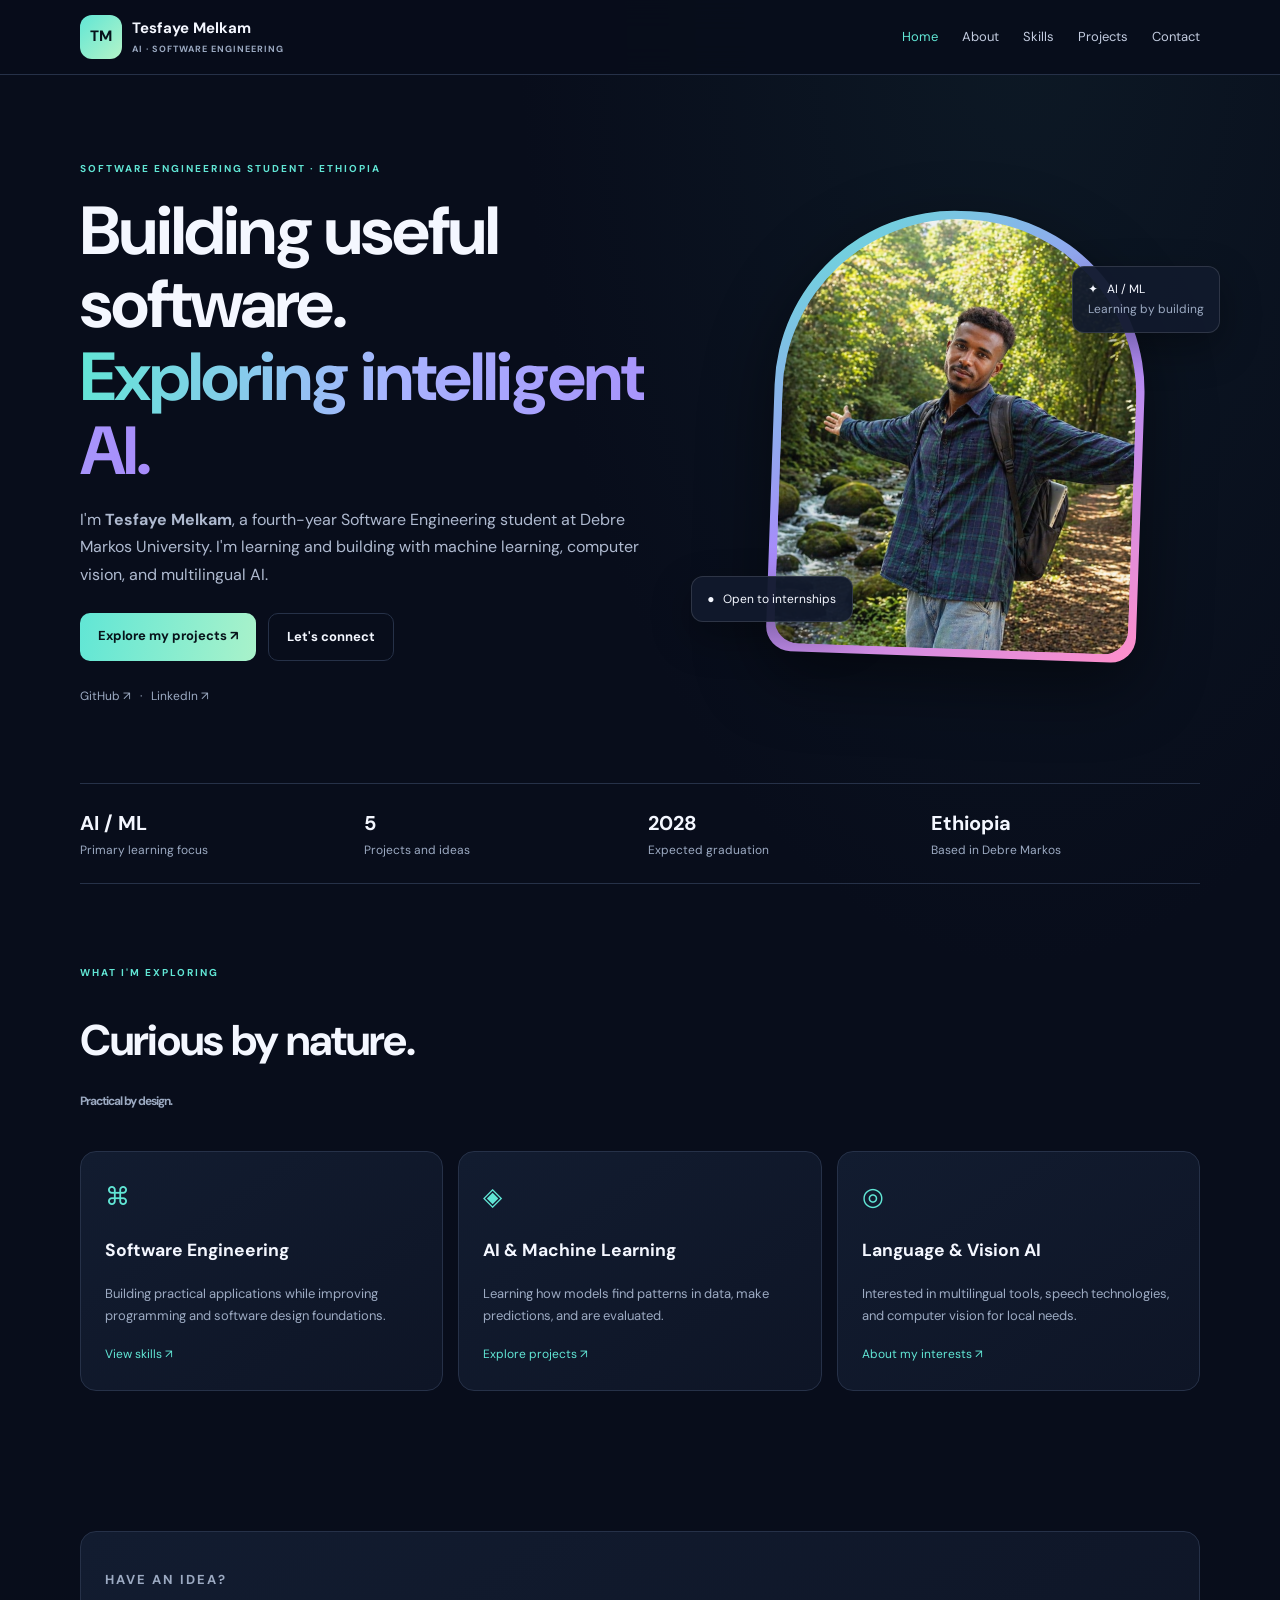
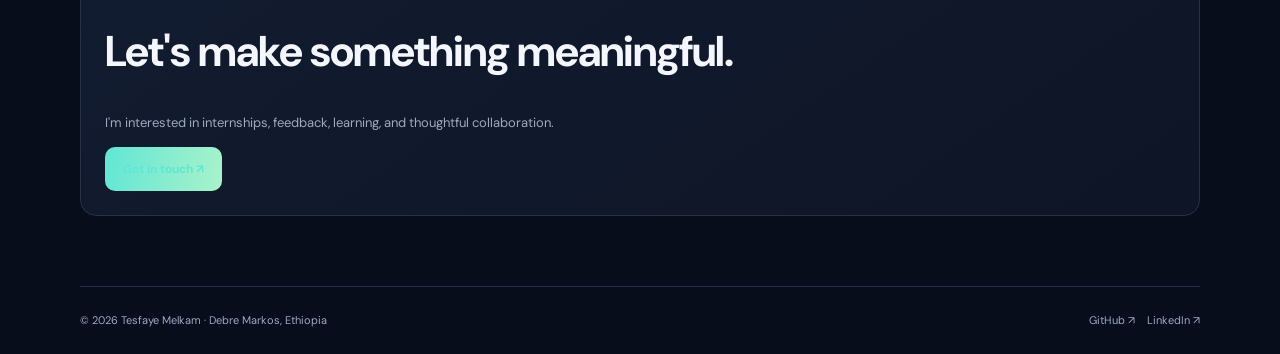
<file: index.html>
<!doctype html><html lang="en"><head><meta charset="utf-8"><meta name="viewport" content="width=device-width,initial-scale=1"><meta name="description" content="Tesfaye Melkam — Software Engineering student exploring AI and machine learning."><title>Home | Tesfaye Melkam — Portfolio</title><link rel="preconnect" href="https://fonts.googleapis.com"><link href="https://fonts.googleapis.com/css2?family=DM+Sans:wght@400;500;600;700&family=Space+Grotesk:wght@400;500;600;700&display=swap" rel="stylesheet"><link rel="stylesheet" href="styles.css"><script defer src="script.js"></script></head><body><header class="top"><a class="brand" href="index.html"><span class="logo">TM</span><span>Tesfaye Melkam<small style="display:block;color:#9caac2;font-size:9px;letter-spacing:1px">AI · SOFTWARE ENGINEERING</small></span></a><button class="menu" aria-label="Toggle menu">☰</button><nav class="nav"><a class="active" href="index.html">Home</a><a class="" href="about.html">About</a><a class="" href="skills.html">Skills</a><a class="" href="projects.html">Projects</a><a class="" href="contact.html">Contact</a></nav></header><main class="wrap"><section class="hero"><div><p class="eyebrow">SOFTWARE ENGINEERING STUDENT · ETHIOPIA</p><h1>Building useful software.<br><span class="grad">Exploring intelligent AI.</span></h1><p class="lead">I'm <b>Tesfaye Melkam</b>, a fourth-year Software Engineering student at Debre Markos University. I'm learning and building with machine learning, computer vision, and multilingual AI.</p><div class="actions"><a class="btn primary" href="projects.html">Explore my projects ↗</a><a class="btn secondary" href="contact.html">Let's connect</a></div><p class="muted" style="margin-top:25px"><a href="https://github.com/TesfayeMelkam">GitHub ↗</a> &nbsp; · &nbsp; <a href="https://www.linkedin.com/in/tesfaye-melkam">LinkedIn ↗</a></p></div><div style="position:relative"><div class="portrait-wrap"><img src="assets/tesfaye-portrait.png" alt="Portrait of Tesfaye Melkam outdoors"></div><div class="float one">✦ &nbsp; AI / ML<br><span class="muted">Learning by building</span></div><div class="float two">● &nbsp; Open to internships</div></div></section><div class="stats"><div><strong>AI / ML</strong><span>Primary learning focus</span></div><div><strong>5</strong><span>Projects and ideas</span></div><div><strong>2028</strong><span>Expected graduation</span></div><div><strong>Ethiopia</strong><span>Based in Debre Markos</span></div></div><section class="section"><p class="eyebrow">WHAT I'M EXPLORING</p><h2>Curious by nature.<br><span class="muted">Practical by design.</span></h2><div class="cards"><article class="card"><div class="icon">⌘</div><h3>Software Engineering</h3><p>Building practical applications while improving programming and software design foundations.</p><a href="skills.html">View skills ↗</a></article><article class="card"><div class="icon">◈</div><h3>AI & Machine Learning</h3><p>Learning how models find patterns in data, make predictions, and are evaluated.</p><a href="projects.html">Explore projects ↗</a></article><article class="card"><div class="icon">◎</div><h3>Language & Vision AI</h3><p>Interested in multilingual tools, speech technologies, and computer vision for local needs.</p><a href="about.html">About my interests ↗</a></article></div></section><section class="section"><div class="card"><p class="eyebrow">HAVE AN IDEA?</p><h2>Let's make something meaningful.</h2><p class="muted">I'm interested in internships, feedback, learning, and thoughtful collaboration.</p><a class="btn primary" href="contact.html">Get in touch ↗</a></div></section></main><footer class="footer wrap"><span>© <span data-year></span> Tesfaye Melkam · Debre Markos, Ethiopia</span><span><a href="https://github.com/TesfayeMelkam" target="_blank">GitHub ↗</a><a href="https://www.linkedin.com/in/tesfaye-melkam" target="_blank">LinkedIn ↗</a></span></footer></body></html>
</file>
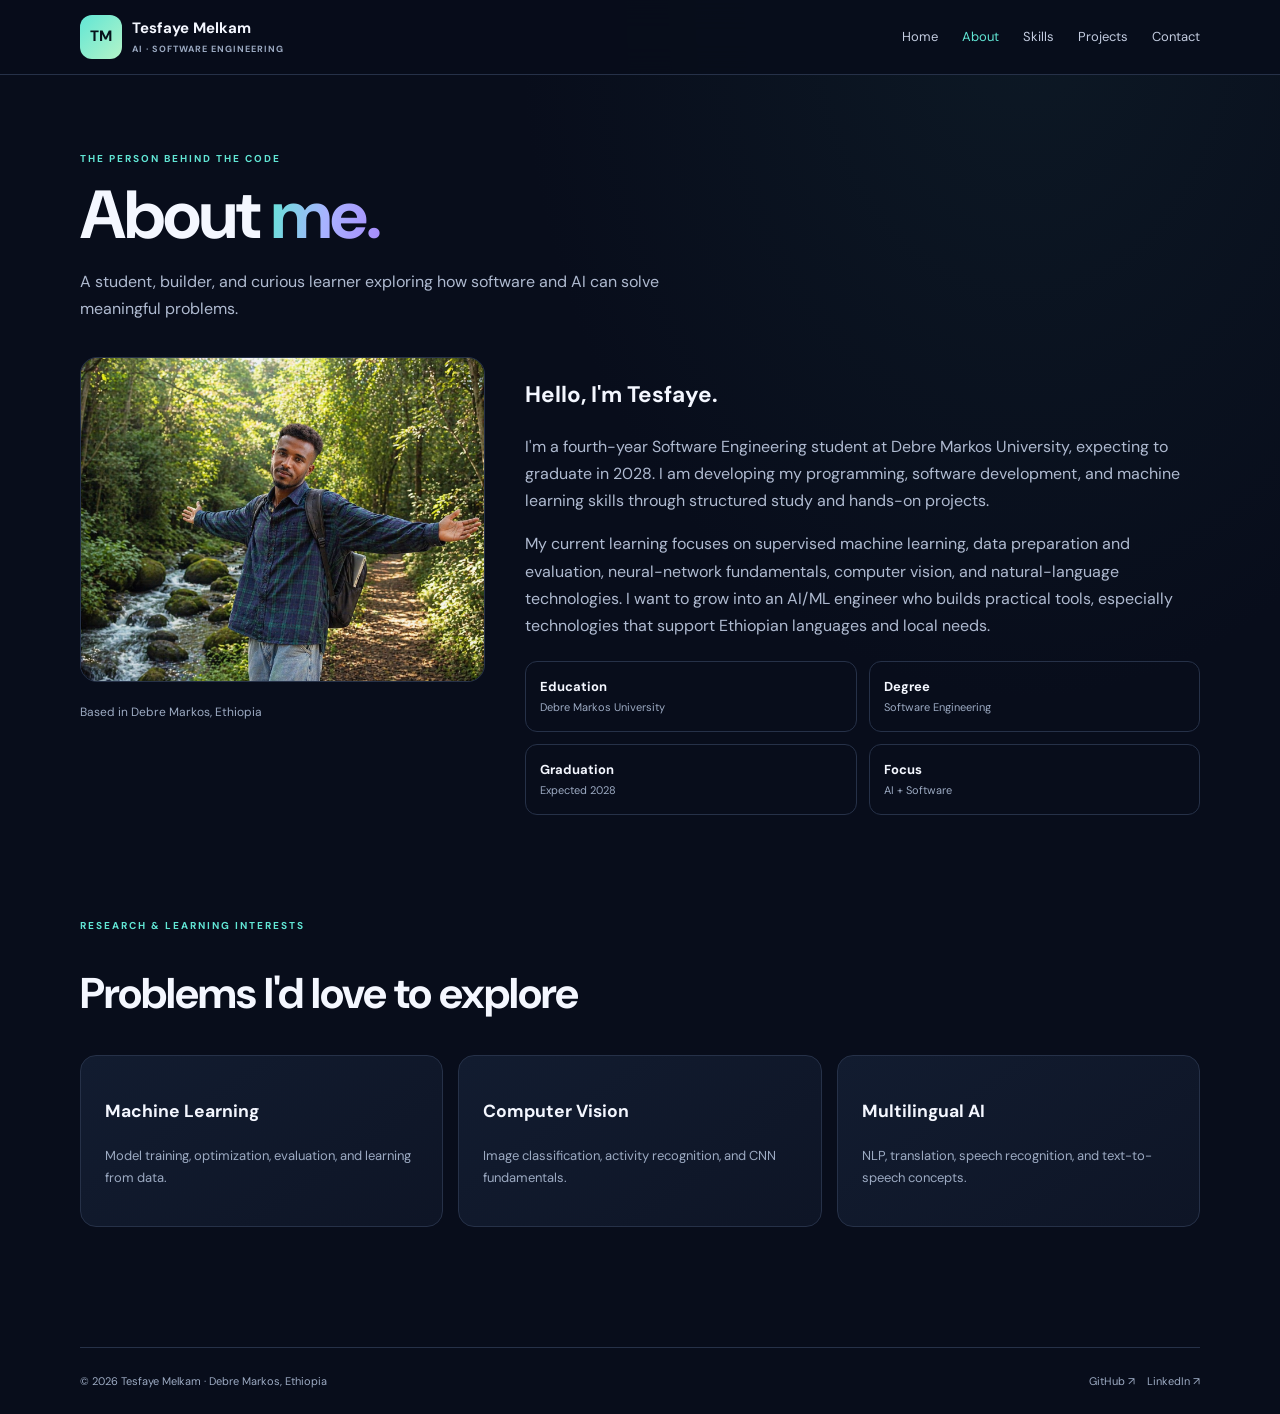
<file: about.html>
<!doctype html><html lang="en"><head><meta charset="utf-8"><meta name="viewport" content="width=device-width,initial-scale=1"><meta name="description" content="Tesfaye Melkam — Software Engineering student exploring AI and machine learning."><title>About | Tesfaye Melkam — Portfolio</title><link rel="preconnect" href="https://fonts.googleapis.com"><link href="https://fonts.googleapis.com/css2?family=DM+Sans:wght@400;500;600;700&family=Space+Grotesk:wght@400;500;600;700&display=swap" rel="stylesheet"><link rel="stylesheet" href="styles.css"><script defer src="script.js"></script></head><body><header class="top"><a class="brand" href="index.html"><span class="logo">TM</span><span>Tesfaye Melkam<small style="display:block;color:#9caac2;font-size:9px;letter-spacing:1px">AI · SOFTWARE ENGINEERING</small></span></a><button class="menu" aria-label="Toggle menu">☰</button><nav class="nav"><a class="" href="index.html">Home</a><a class="active" href="about.html">About</a><a class="" href="skills.html">Skills</a><a class="" href="projects.html">Projects</a><a class="" href="contact.html">Contact</a></nav></header><main class="wrap"><section class="page"><div class="page-intro"><p class="eyebrow">THE PERSON BEHIND THE CODE</p><h1 class="page-title">About <span class="grad">me.</span></h1><p class="lead">A student, builder, and curious learner exploring how software and AI can solve meaningful problems.</p></div><div class="aboutgrid"><div><img class="aboutimg" src="assets/tesfaye-portrait.png" alt="Tesfaye Melkam portrait"><p class="muted">Based in Debre Markos, Ethiopia</p></div><div><h2>Hello, I'm Tesfaye.</h2><p class="lead">I'm a fourth-year Software Engineering student at Debre Markos University, expecting to graduate in 2028. I am developing my programming, software development, and machine learning skills through structured study and hands-on projects.</p><p class="lead">My current learning focuses on supervised machine learning, data preparation and evaluation, neural-network fundamentals, computer vision, and natural-language technologies. I want to grow into an AI/ML engineer who builds practical tools, especially technologies that support Ethiopian languages and local needs.</p><div class="facts"><div class="fact"><b>Education</b><span>Debre Markos University</span></div><div class="fact"><b>Degree</b><span>Software Engineering</span></div><div class="fact"><b>Graduation</b><span>Expected 2028</span></div><div class="fact"><b>Focus</b><span>AI + Software</span></div></div></div></div><section class="section"><p class="eyebrow">RESEARCH & LEARNING INTERESTS</p><h2>Problems I'd love to explore</h2><div class="cards"><article class="card"><h3>Machine Learning</h3><p>Model training, optimization, evaluation, and learning from data.</p></article><article class="card"><h3>Computer Vision</h3><p>Image classification, activity recognition, and CNN fundamentals.</p></article><article class="card"><h3>Multilingual AI</h3><p>NLP, translation, speech recognition, and text-to-speech concepts.</p></article></div></section></section></main><footer class="footer wrap"><span>© <span data-year></span> Tesfaye Melkam · Debre Markos, Ethiopia</span><span><a href="https://github.com/TesfayeMelkam" target="_blank">GitHub ↗</a><a href="https://www.linkedin.com/in/tesfaye-melkam" target="_blank">LinkedIn ↗</a></span></footer></body></html>
</file>
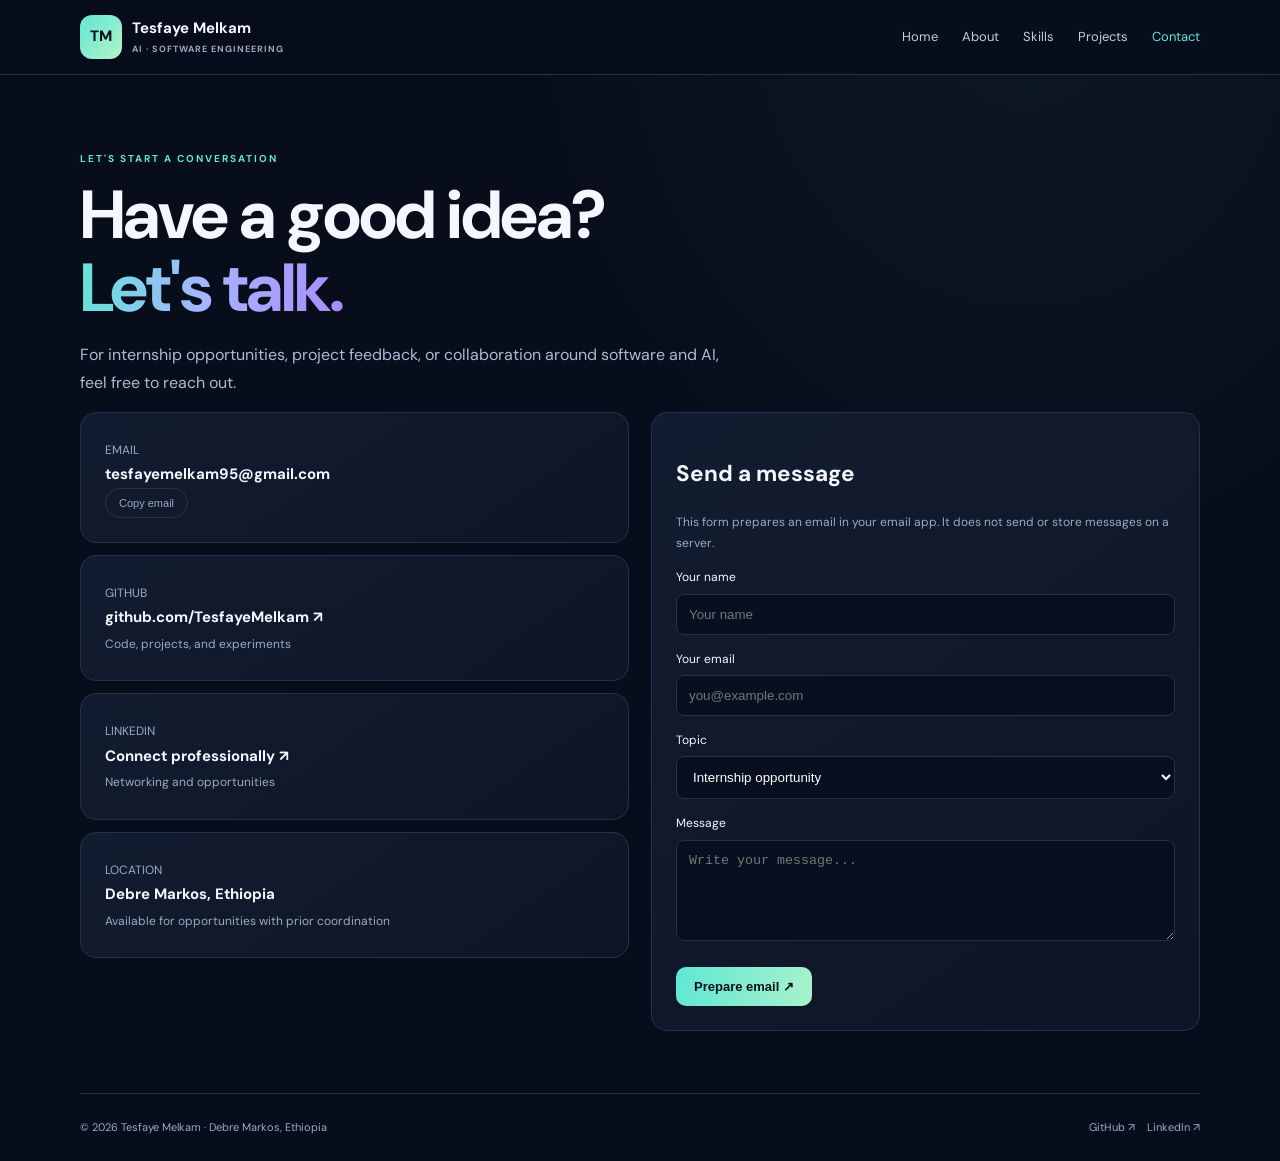
<file: contact.html>
<!doctype html><html lang="en"><head><meta charset="utf-8"><meta name="viewport" content="width=device-width,initial-scale=1"><meta name="description" content="Tesfaye Melkam — Software Engineering student exploring AI and machine learning."><title>Contact | Tesfaye Melkam — Portfolio</title><link rel="preconnect" href="https://fonts.googleapis.com"><link href="https://fonts.googleapis.com/css2?family=DM+Sans:wght@400;500;600;700&family=Space+Grotesk:wght@400;500;600;700&display=swap" rel="stylesheet"><link rel="stylesheet" href="styles.css"><script defer src="script.js"></script></head><body><header class="top"><a class="brand" href="index.html"><span class="logo">TM</span><span>Tesfaye Melkam<small style="display:block;color:#9caac2;font-size:9px;letter-spacing:1px">AI · SOFTWARE ENGINEERING</small></span></a><button class="menu" aria-label="Toggle menu">☰</button><nav class="nav"><a class="" href="index.html">Home</a><a class="" href="about.html">About</a><a class="" href="skills.html">Skills</a><a class="" href="projects.html">Projects</a><a class="active" href="contact.html">Contact</a></nav></header><main class="wrap"><section class="page"><p class="eyebrow">LET'S START A CONVERSATION</p><h1 class="page-title">Have a good idea?<br><span class="grad">Let's talk.</span></h1><p class="lead">For internship opportunities, project feedback, or collaboration around software and AI, feel free to reach out.</p><div class="contactgrid"><div><div class="contactbox"><span>EMAIL</span><b><a href="mailto:tesfayemelkam95@gmail.com">tesfayemelkam95@gmail.com</a></b><button class="filter" data-copy="tesfayemelkam95@gmail.com">Copy email</button></div><a class="contactbox" style="display:block" href="https://github.com/TesfayeMelkam" target="_blank"><span>GITHUB</span><b>github.com/TesfayeMelkam ↗</b><span>Code, projects, and experiments</span></a><a class="contactbox" style="display:block" href="https://www.linkedin.com/in/tesfaye-melkam" target="_blank"><span>LINKEDIN</span><b>Connect professionally ↗</b><span>Networking and opportunities</span></a><div class="contactbox"><span>LOCATION</span><b>Debre Markos, Ethiopia</b><span>Available for opportunities with prior coordination</span></div></div><form class="contactbox form" id="contact-form"><h2>Send a message</h2><p class="muted">This form prepares an email in your email app. It does not send or store messages on a server.</p><label for="name">Your name</label><input id="name" name="name" required placeholder="Your name"><label for="email">Your email</label><input id="email" name="email" type="email" required placeholder="you@example.com"><label for="topic">Topic</label><select id="topic" name="topic"><option>Internship opportunity</option><option>Project collaboration</option><option>Portfolio feedback</option><option>Other</option></select><label for="message">Message</label><textarea id="message" name="message" rows="5" required placeholder="Write your message..."></textarea><button class="btn primary" type="submit">Prepare email ↗</button></form></div></section></main><footer class="footer wrap"><span>© <span data-year></span> Tesfaye Melkam · Debre Markos, Ethiopia</span><span><a href="https://github.com/TesfayeMelkam" target="_blank">GitHub ↗</a><a href="https://www.linkedin.com/in/tesfaye-melkam" target="_blank">LinkedIn ↗</a></span></footer></body></html>
</file>
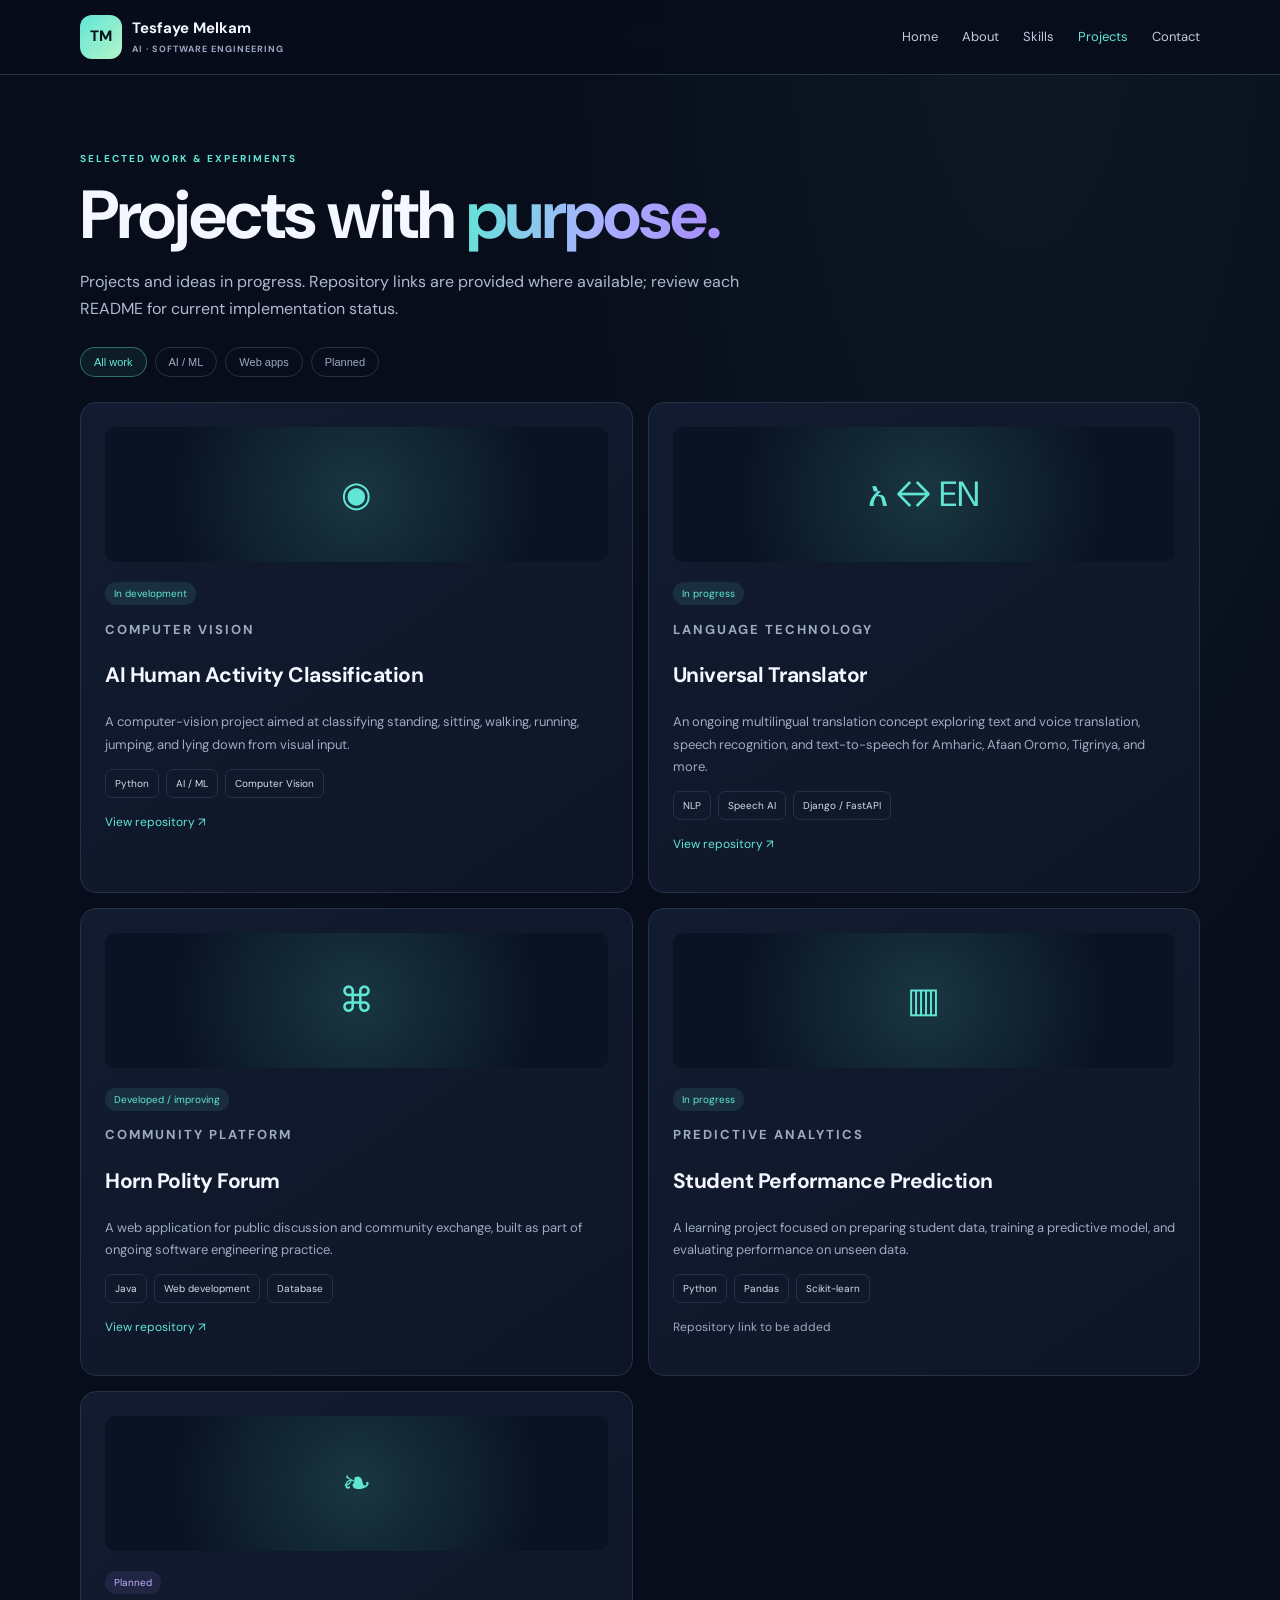
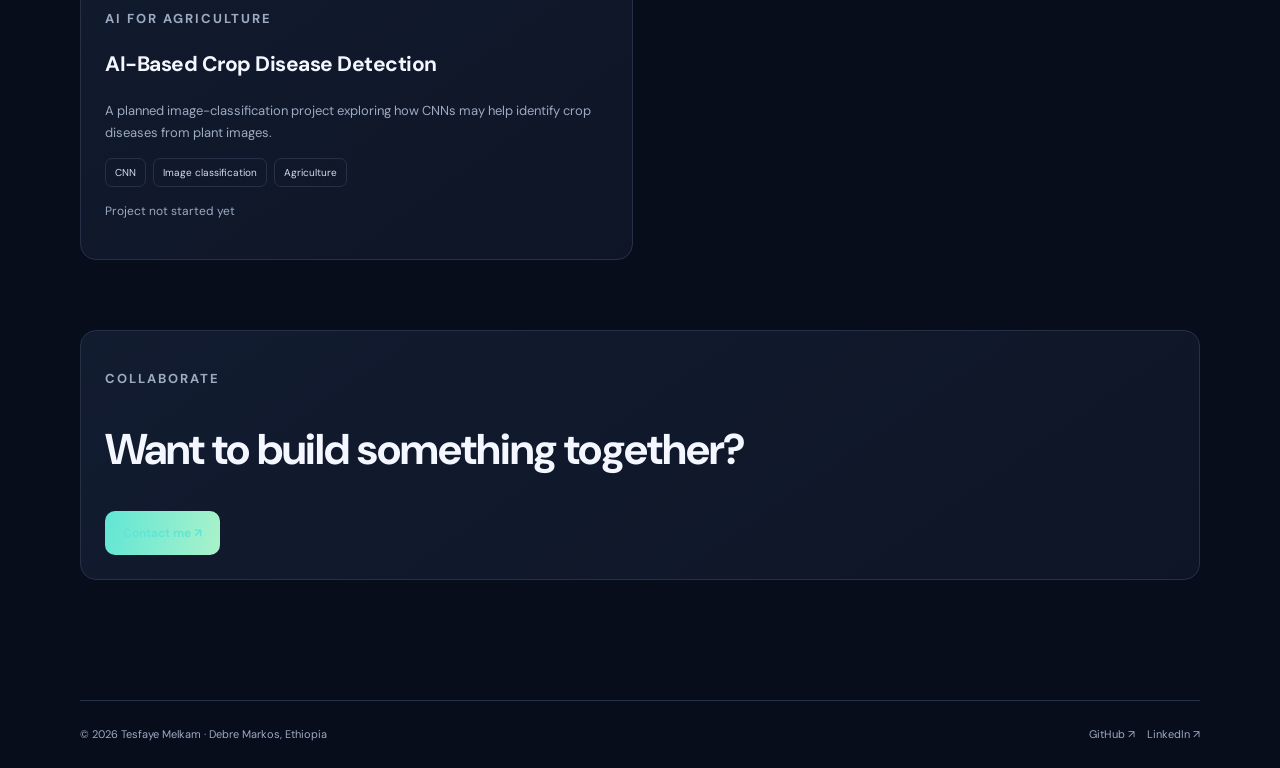
<file: projects.html>
<!doctype html><html lang="en"><head><meta charset="utf-8"><meta name="viewport" content="width=device-width,initial-scale=1"><meta name="description" content="Tesfaye Melkam — Software Engineering student exploring AI and machine learning."><title>Projects | Tesfaye Melkam — Portfolio</title><link rel="preconnect" href="https://fonts.googleapis.com"><link href="https://fonts.googleapis.com/css2?family=DM+Sans:wght@400;500;600;700&family=Space+Grotesk:wght@400;500;600;700&display=swap" rel="stylesheet"><link rel="stylesheet" href="styles.css"><script defer src="script.js"></script></head><body><header class="top"><a class="brand" href="index.html"><span class="logo">TM</span><span>Tesfaye Melkam<small style="display:block;color:#9caac2;font-size:9px;letter-spacing:1px">AI · SOFTWARE ENGINEERING</small></span></a><button class="menu" aria-label="Toggle menu">☰</button><nav class="nav"><a class="" href="index.html">Home</a><a class="" href="about.html">About</a><a class="" href="skills.html">Skills</a><a class="active" href="projects.html">Projects</a><a class="" href="contact.html">Contact</a></nav></header><main class="wrap"><section class="page"><p class="eyebrow">SELECTED WORK & EXPERIMENTS</p><h1 class="page-title">Projects with <span class="grad">purpose.</span></h1><p class="lead">Projects and ideas in progress. Repository links are provided where available; review each README for current implementation status.</p><div class="toolbar"><button class="filter active" data-filter="all">All work</button><button class="filter" data-filter="ai">AI / ML</button><button class="filter" data-filter="web">Web apps</button><button class="filter" data-filter="planned">Planned</button></div><div class="projectgrid"><article class="project" data-category="ai"><div class="project-art">◉</div><span class="status ">In development</span><p class="eyebrow" style="margin-top:13px">COMPUTER VISION</p><h2>AI Human Activity Classification</h2><p>A computer-vision project aimed at classifying standing, sitting, walking, running, jumping, and lying down from visual input.</p><div class="chips"><span>Python</span><span>AI / ML</span><span>Computer Vision</span></div><p><a class="link" href="https://github.com/TesfayeMelkam/human-activity-ai" target="_blank" rel="noreferrer">View repository ↗</a></p></article><article class="project" data-category="ai"><div class="project-art">አ ↔ EN</div><span class="status ">In progress</span><p class="eyebrow" style="margin-top:13px">LANGUAGE TECHNOLOGY</p><h2>Universal Translator</h2><p>An ongoing multilingual translation concept exploring text and voice translation, speech recognition, and text-to-speech for Amharic, Afaan Oromo, Tigrinya, and more.</p><div class="chips"><span>NLP</span><span>Speech AI</span><span>Django / FastAPI</span></div><p><a class="link" href="https://github.com/TesfayeMelkam/universal-translator" target="_blank" rel="noreferrer">View repository ↗</a></p></article><article class="project" data-category="web"><div class="project-art">⌘</div><span class="status ">Developed / improving</span><p class="eyebrow" style="margin-top:13px">COMMUNITY PLATFORM</p><h2>Horn Polity Forum</h2><p>A web application for public discussion and community exchange, built as part of ongoing software engineering practice.</p><div class="chips"><span>Java</span><span>Web development</span><span>Database</span></div><p><a class="link" href="https://github.com/TesfayeMelkam/horn_polity_forum_v4" target="_blank" rel="noreferrer">View repository ↗</a></p></article><article class="project" data-category="ai"><div class="project-art">▥</div><span class="status ">In progress</span><p class="eyebrow" style="margin-top:13px">PREDICTIVE ANALYTICS</p><h2>Student Performance Prediction</h2><p>A learning project focused on preparing student data, training a predictive model, and evaluating performance on unseen data.</p><div class="chips"><span>Python</span><span>Pandas</span><span>Scikit-learn</span></div><p><span class="muted">Repository link to be added</span></p></article><article class="project" data-category="planned"><div class="project-art">❧</div><span class="status planned">Planned</span><p class="eyebrow" style="margin-top:13px">AI FOR AGRICULTURE</p><h2>AI-Based Crop Disease Detection</h2><p>A planned image-classification project exploring how CNNs may help identify crop diseases from plant images.</p><div class="chips"><span>CNN</span><span>Image classification</span><span>Agriculture</span></div><p><span class="muted">Project not started yet</span></p></article></div><section class="section"><div class="card"><p class="eyebrow">COLLABORATE</p><h2>Want to build something together?</h2><a class="btn primary" href="contact.html">Contact me ↗</a></div></section></section></main><footer class="footer wrap"><span>© <span data-year></span> Tesfaye Melkam · Debre Markos, Ethiopia</span><span><a href="https://github.com/TesfayeMelkam" target="_blank">GitHub ↗</a><a href="https://www.linkedin.com/in/tesfaye-melkam" target="_blank">LinkedIn ↗</a></span></footer></body></html>
</file>
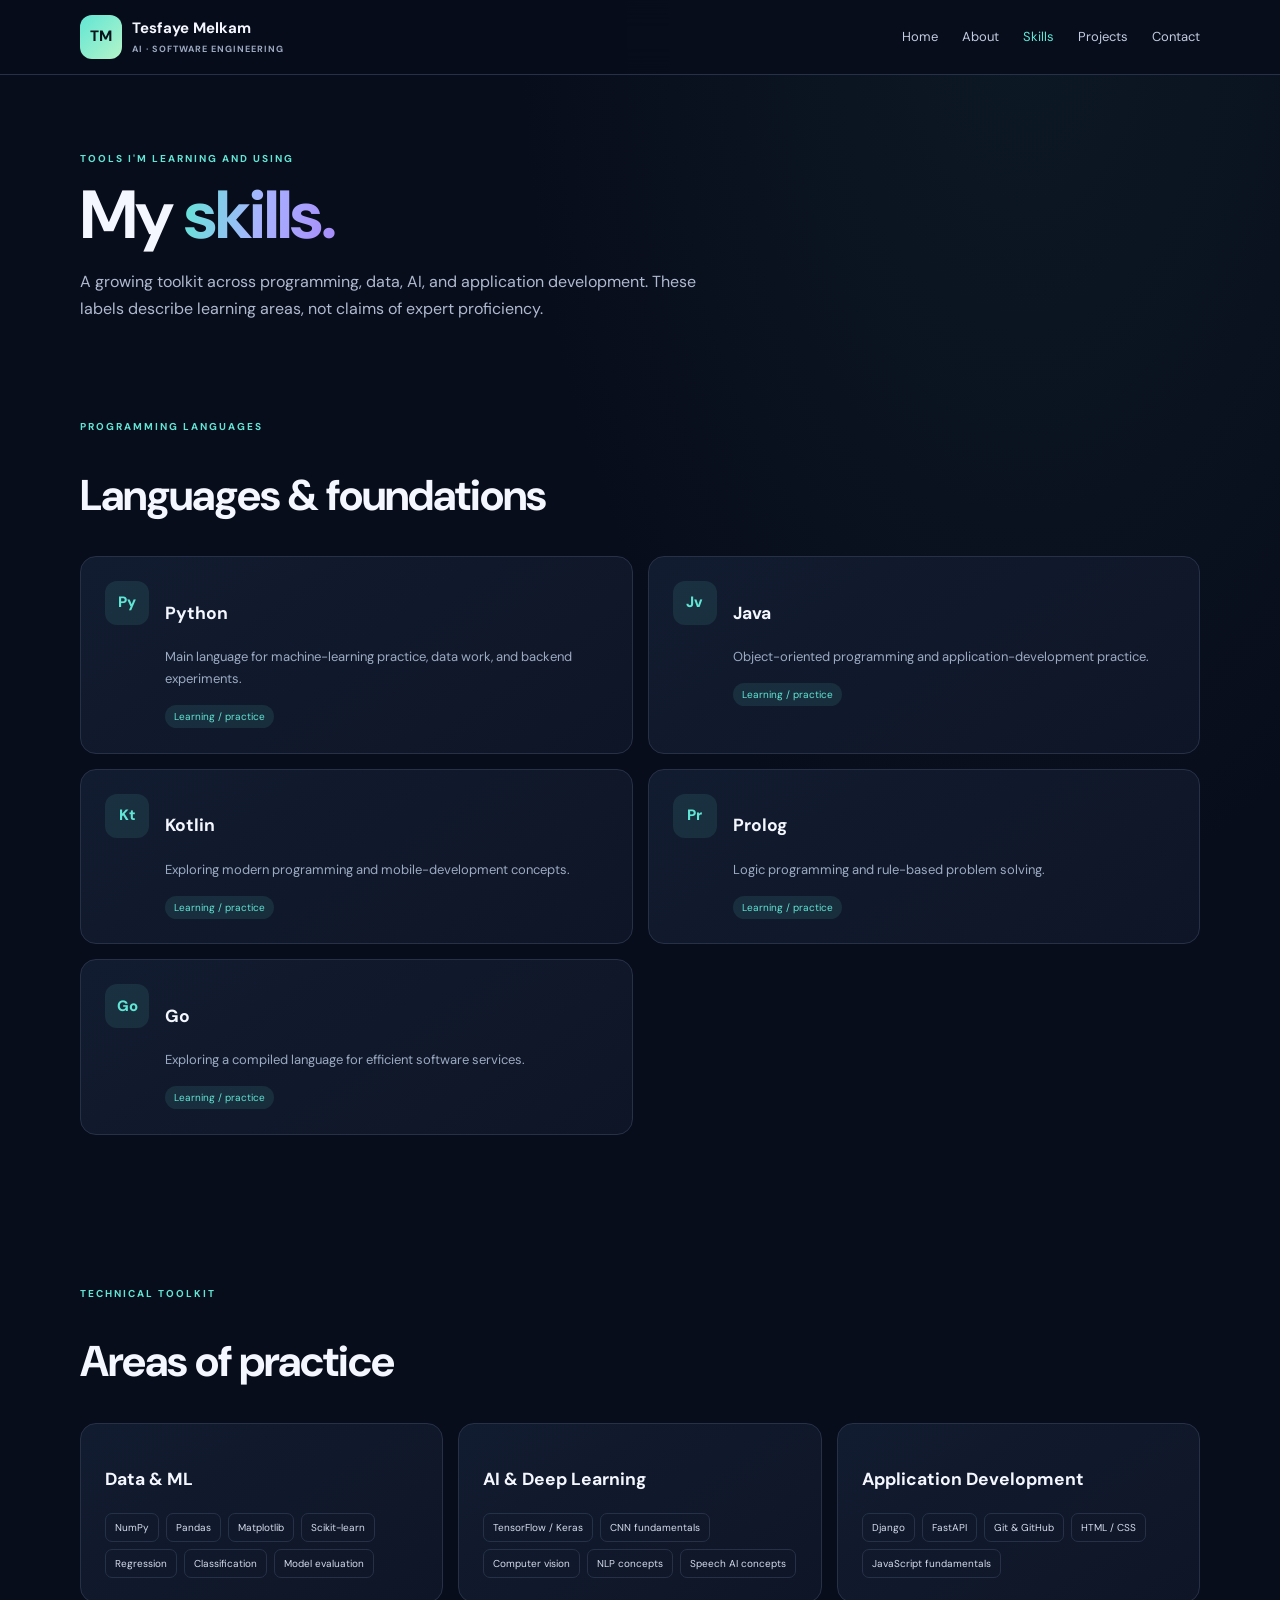
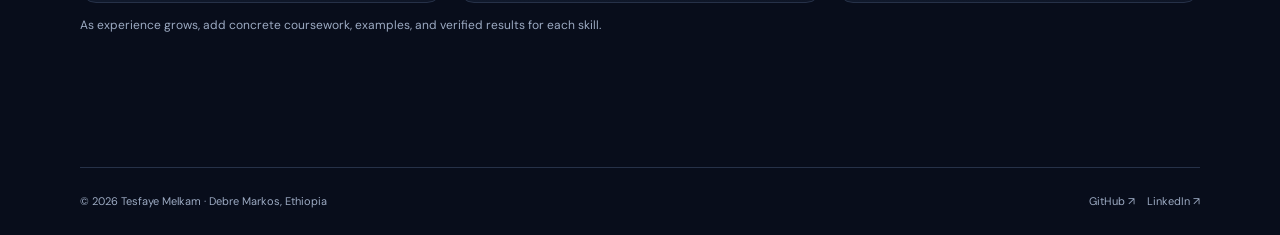
<file: skills.html>
<!doctype html><html lang="en"><head><meta charset="utf-8"><meta name="viewport" content="width=device-width,initial-scale=1"><meta name="description" content="Tesfaye Melkam — Software Engineering student exploring AI and machine learning."><title>Skills | Tesfaye Melkam — Portfolio</title><link rel="preconnect" href="https://fonts.googleapis.com"><link href="https://fonts.googleapis.com/css2?family=DM+Sans:wght@400;500;600;700&family=Space+Grotesk:wght@400;500;600;700&display=swap" rel="stylesheet"><link rel="stylesheet" href="styles.css"><script defer src="script.js"></script></head><body><header class="top"><a class="brand" href="index.html"><span class="logo">TM</span><span>Tesfaye Melkam<small style="display:block;color:#9caac2;font-size:9px;letter-spacing:1px">AI · SOFTWARE ENGINEERING</small></span></a><button class="menu" aria-label="Toggle menu">☰</button><nav class="nav"><a class="" href="index.html">Home</a><a class="" href="about.html">About</a><a class="active" href="skills.html">Skills</a><a class="" href="projects.html">Projects</a><a class="" href="contact.html">Contact</a></nav></header><main class="wrap"><section class="page"><p class="eyebrow">TOOLS I'M LEARNING AND USING</p><h1 class="page-title">My <span class="grad">skills.</span></h1><p class="lead">A growing toolkit across programming, data, AI, and application development. These labels describe learning areas, not claims of expert proficiency.</p><section class="section"><p class="eyebrow">PROGRAMMING LANGUAGES</p><h2>Languages & foundations</h2><div class="skillgrid"><article class="skill"><span class="badge">Py</span><div><h3>Python</h3><p>Main language for machine-learning practice, data work, and backend experiments.</p><span class="status">Learning / practice</span></div></article><article class="skill"><span class="badge">Jv</span><div><h3>Java</h3><p>Object-oriented programming and application-development practice.</p><span class="status">Learning / practice</span></div></article><article class="skill"><span class="badge">Kt</span><div><h3>Kotlin</h3><p>Exploring modern programming and mobile-development concepts.</p><span class="status">Learning / practice</span></div></article><article class="skill"><span class="badge">Pr</span><div><h3>Prolog</h3><p>Logic programming and rule-based problem solving.</p><span class="status">Learning / practice</span></div></article><article class="skill"><span class="badge">Go</span><div><h3>Go</h3><p>Exploring a compiled language for efficient software services.</p><span class="status">Learning / practice</span></div></article></div></section><section class="section"><p class="eyebrow">TECHNICAL TOOLKIT</p><h2>Areas of practice</h2><div class="cards"><article class="card"><h3>Data & ML</h3><div class="chips"><span>NumPy</span><span>Pandas</span><span>Matplotlib</span><span>Scikit-learn</span><span>Regression</span><span>Classification</span><span>Model evaluation</span></div></article><article class="card"><h3>AI & Deep Learning</h3><div class="chips"><span>TensorFlow / Keras</span><span>CNN fundamentals</span><span>Computer vision</span><span>NLP concepts</span><span>Speech AI concepts</span></div></article><article class="card"><h3>Application Development</h3><div class="chips"><span>Django</span><span>FastAPI</span><span>Git & GitHub</span><span>HTML / CSS</span><span>JavaScript fundamentals</span></div></article></div><p class="muted">As experience grows, add concrete coursework, examples, and verified results for each skill.</p></section></section></main><footer class="footer wrap"><span>© <span data-year></span> Tesfaye Melkam · Debre Markos, Ethiopia</span><span><a href="https://github.com/TesfayeMelkam" target="_blank">GitHub ↗</a><a href="https://www.linkedin.com/in/tesfaye-melkam" target="_blank">LinkedIn ↗</a></span></footer></body></html>
</file>
<file: styles.css>
*{box-sizing:border-box} :root{--bg:#080d1b;--panel:#111a2d;--text:#f4f7ff;--muted:#9caac2;--cyan:#61e6d5;--purple:#a78bfa;--line:#263148}body{margin:0;background:radial-gradient(ellipse at 80% 0%,#16303955,transparent 35%),var(--bg);color:var(--text);font:15px 'DM Sans',Arial,sans-serif;line-height:1.7}a{color:inherit;text-decoration:none}.wrap{width:min(1120px,calc(100% - 36px));margin:auto}.top{position:sticky;top:0;z-index:10;background:#080d1beF;backdrop-filter:blur(15px);border-bottom:1px solid var(--line);padding:15px max(18px,calc((100vw - 1120px)/2));display:flex;align-items:center;justify-content:space-between}.brand{display:flex;align-items:center;gap:10px;font-weight:700;font-size:15px}.logo{background:linear-gradient(135deg,var(--cyan),#b4f4c8);color:#06131b;border-radius:12px;padding:9px 10px;font-weight:800}.nav{display:flex;gap:24px;align-items:center;font-size:13px;color:#c3cce0}.nav a:hover,.nav .active{color:var(--cyan)}.nav .cta{border:1px solid #61e6d566;border-radius:25px;padding:8px 15px}.menu{display:none;background:transparent;color:white;border:1px solid var(--line);padding:7px 10px;border-radius:8px}.eyebrow{font-size:10px;letter-spacing:2px;color:var(--cyan);font-weight:700}.hero{padding:75px 0 65px;display:grid;grid-template-columns:1.1fr .9fr;gap:45px;align-items:center;min-height:600px}.hero h1,.page-title{font-size:clamp(42px,6vw,68px);line-height:1.08;letter-spacing:-2px;margin:18px 0}.grad{background:linear-gradient(100deg,var(--cyan),#a8b3ff,var(--purple));color:transparent;background-clip:text}.lead{color:#afbad0;font-size:16px;max-width:660px}.actions{display:flex;gap:12px;flex-wrap:wrap;margin-top:25px}.btn{display:inline-block;border-radius:10px;padding:12px 18px;font-weight:700;font-size:13px}.primary{background:linear-gradient(100deg,var(--cyan),#a9f2ca);color:#07131a}.secondary{border:1px solid var(--line)}.portrait-wrap{position:relative;max-width:370px;margin:auto;padding:8px;border-radius:180px 180px 25px 25px;background:linear-gradient(145deg,var(--cyan),var(--purple),#ff8fca);transform:rotate(2deg);box-shadow:0 25px 70px #0007}.portrait-wrap img{width:100%;height:430px;object-fit:cover;object-position:center 30%;display:block;border-radius:inherit}.float{position:absolute;background:#111a2df2;border:1px solid #ffffff20;border-radius:12px;padding:12px 15px;font-size:12px;box-shadow:0 15px 40px #0005}.float.one{top:55px;right:-20px}.float.two{bottom:35px;left:-25px}.stats,.cards,.skillgrid,.projectgrid,.interests{display:grid;gap:15px}.stats{grid-template-columns:repeat(4,1fr);border-block:1px solid var(--line);padding:22px 0}.stats div{display:flex;flex-direction:column}.stats strong{font-size:20px}.stats span,.muted{color:var(--muted);font-size:12px}.section{padding:70px 0}.section h2{font-size:clamp(30px,4vw,43px);line-height:1.15;letter-spacing:-1px}.cards{grid-template-columns:repeat(3,1fr)}.card,.project,.skill,.interest,.contactbox{border:1px solid var(--line);background:linear-gradient(145deg,#121c30,#0e1526);border-radius:16px;padding:24px;transition:.2s}.card:hover,.project:hover,.skill:hover{transform:translateY(-4px);border-color:#61e6d566}.icon{font-size:25px;color:var(--cyan)}.card p,.project p,.skill p,.interest p{color:var(--muted);font-size:13px}.card a,.link{color:var(--cyan);font-size:12px}.page{padding:65px 0 50px;min-height:70vh}.page-intro{max-width:760px;margin-bottom:35px}.page-title{margin:12px 0 15px}.aboutgrid{display:grid;grid-template-columns:.75fr 1.25fr;gap:40px;align-items:start}.aboutimg{width:100%;max-height:470px;object-fit:cover;object-position:center 30%;border-radius:17px;border:1px solid var(--line)}.facts{display:grid;grid-template-columns:1fr 1fr;gap:12px;margin:22px 0}.fact{border:1px solid var(--line);border-radius:12px;padding:14px}.fact b,.fact span{display:block}.fact b{font-size:13px}.fact span{font-size:11px;color:var(--muted)}.skillgrid{grid-template-columns:repeat(2,1fr)}.skill{display:flex;gap:16px}.badge{min-width:44px;height:44px;display:grid;place-items:center;border-radius:12px;background:#61e6d51a;color:var(--cyan);font-weight:800}.chips{display:flex;gap:7px;flex-wrap:wrap;margin-top:12px}.chips span{font-size:10px;color:#d5dced;border:1px solid var(--line);padding:5px 9px;border-radius:7px}.projectgrid{grid-template-columns:repeat(2,1fr)}.project-art{height:135px;border-radius:10px;margin-bottom:18px;display:grid;place-items:center;font-size:35px;color:var(--cyan);background:radial-gradient(circle,#61e6d52b,transparent 70%),#0a1323}.status{font-size:10px;color:var(--cyan);background:#61e6d51a;border-radius:20px;padding:5px 9px}.status.planned{color:#c3b2ff;background:#a78bfa1a}.project h2{font-size:21px;letter-spacing:-.5px}.toolbar{display:flex;gap:8px;flex-wrap:wrap;margin:25px 0}.filter{background:transparent;color:var(--muted);border:1px solid var(--line);border-radius:20px;padding:8px 13px;cursor:pointer;font-size:11px}.filter.active{color:var(--cyan);border-color:#61e6d566;background:#61e6d511}.contactgrid{display:grid;grid-template-columns:1fr 1fr;gap:22px}.contactbox{margin-bottom:12px}.contactbox b{display:block}.contactbox span{color:var(--muted);font-size:12px}.form label{display:block;font-size:12px;margin:14px 0 6px}.form input,.form textarea,.form select{width:100%;padding:12px;background:#080f20;color:white;border:1px solid var(--line);border-radius:8px}.form button{border:0;margin-top:18px;cursor:pointer}.footer{border-top:1px solid var(--line);padding:24px 0;display:flex;justify-content:space-between;gap:18px;flex-wrap:wrap;color:var(--muted);font-size:11px}.footer a{margin-left:12px}.hidden{display:none!important}@media(max-width:760px){.hero{grid-template-columns:1fr;padding-top:45px}.portrait-wrap{max-width:300px}.portrait-wrap img{height:350px}.stats{grid-template-columns:1fr 1fr}.cards,.skillgrid,.projectgrid,.contactgrid,.aboutgrid{grid-template-columns:1fr}.nav{display:none;position:absolute;top:65px;left:12px;right:12px;background:#111a2d;border:1px solid var(--line);border-radius:12px;padding:12px;flex-direction:column;align-items:stretch;gap:5px}.nav.open{display:flex}.nav a{padding:10px}.menu{display:block}.top{padding:12px 18px}.float.one{right:-8px}.float.two{left:-8px}.page{padding-top:45px}}
</file>
